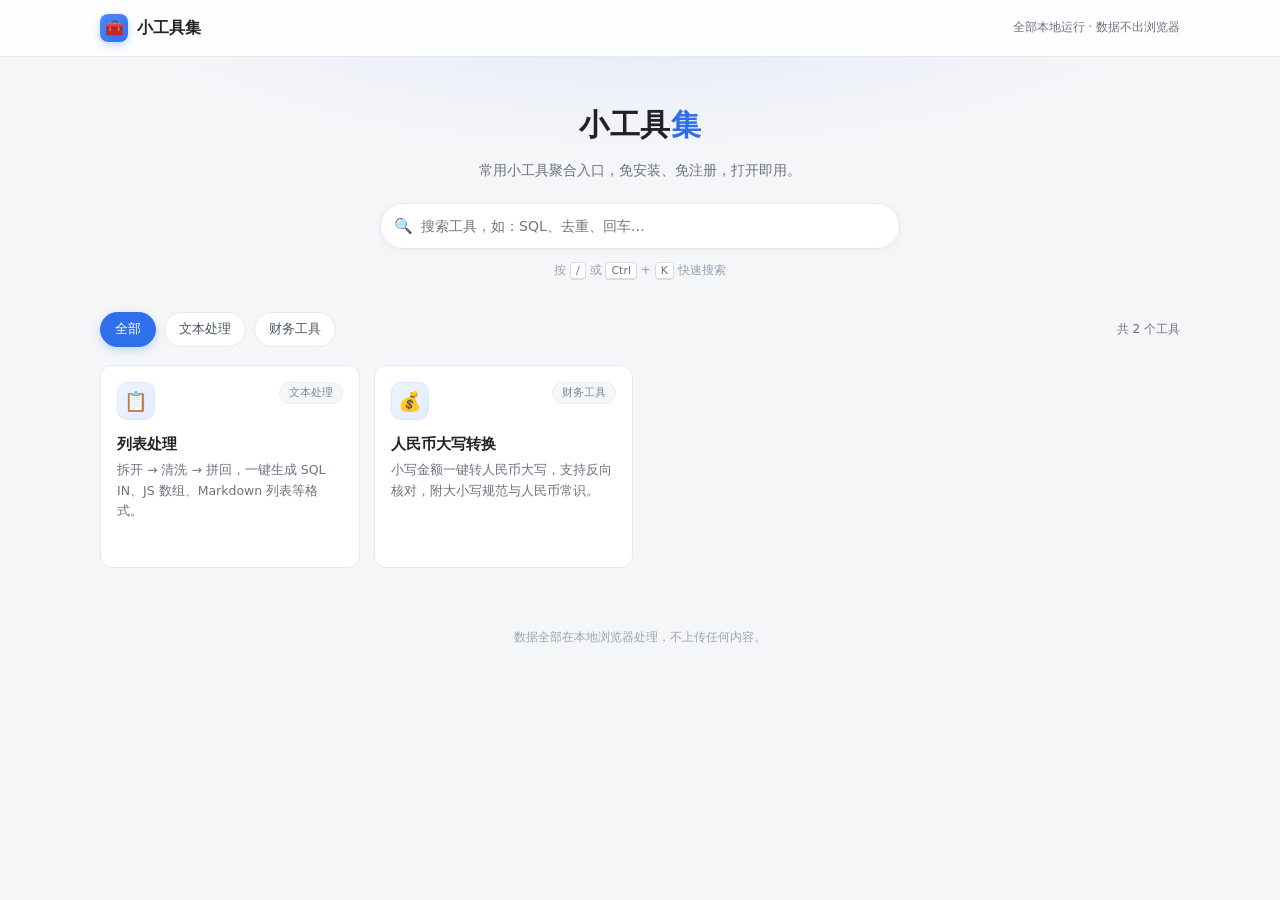
<file: index.html>
<!DOCTYPE html>
<html lang="zh-CN">

<head>
    <meta charset="utf-8">
    <meta name="viewport" content="width=device-width, initial-scale=1">
    <meta name="theme-color" content="#2f6feb">
    <meta name="description" content="本地运行的小工具集合，免安装、免注册，数据不离开浏览器。">
    <title>小工具集 · 本地工具导航</title>
    <style>
        :root {
            --bg: #f5f6f8;
            --card: #ffffff;
            --line: #e4e8ef;
            --text: #1f2328;
            --muted: #6b7280;
            --primary: #2f6feb;
            --primary-soft: #eaf1fe;
            --radius: 12px;
        }

        * {
            box-sizing: border-box;
        }

        html {
            -webkit-text-size-adjust: 100%;
        }

        body {
            margin: 0;
            background: var(--bg);
            color: var(--text);
            font-family: "Microsoft YaHei", "PingFang SC", system-ui, -apple-system, sans-serif;
            font-size: 14px;
            line-height: 1.6;
        }

        a {
            color: inherit;
            text-decoration: none;
        }

        /* 顶栏 */
        .topbar {
            position: sticky;
            top: 0;
            z-index: 20;
            background: rgba(255, 255, 255, .86);
            backdrop-filter: saturate(180%) blur(10px);
            border-bottom: 1px solid var(--line);
        }

        .topbar-inner {
            max-width: 1120px;
            margin: 0 auto;
            padding: 0 20px;
            height: 56px;
            display: flex;
            align-items: center;
            justify-content: space-between;
            gap: 12px;
        }

        .brand {
            display: flex;
            align-items: center;
            gap: 9px;
            font-weight: 700;
            font-size: 16px;
        }

        .brand-mark {
            width: 28px;
            height: 28px;
            border-radius: 8px;
            background: linear-gradient(135deg, #4b8bff, #2f6feb);
            color: #fff;
            display: grid;
            place-items: center;
            font-size: 15px;
            box-shadow: 0 3px 8px rgba(47, 111, 235, .3);
        }

        .topbar-note {
            color: var(--muted);
            font-size: 12px;
        }

        /* 头部 */
        .hero {
            padding: 44px 20px 30px;
            text-align: center;
            background:
                radial-gradient(760px 220px at 50% -60px, rgba(47, 111, 235, .10), transparent 70%);
        }

        .hero h1 {
            margin: 0 0 10px;
            font-size: 30px;
            letter-spacing: .5px;
        }

        .hero h1 span {
            color: var(--primary);
        }

        .hero p {
            margin: 0 auto 22px;
            max-width: 560px;
            color: var(--muted);
            font-size: 14px;
        }

        .search {
            position: relative;
            max-width: 520px;
            margin: 0 auto;
        }

        .search .ico {
            position: absolute;
            left: 14px;
            top: 50%;
            transform: translateY(-50%);
            color: #9aa3b2;
            font-size: 15px;
            pointer-events: none;
        }

        .search input {
            width: 100%;
            height: 46px;
            padding: 0 42px 0 40px;
            border: 1px solid var(--line);
            border-radius: 999px;
            background: #fff;
            font: inherit;
            font-size: 14px;
            color: var(--text);
            box-shadow: 0 2px 10px rgba(31, 35, 40, .04);
            transition: border-color .15s, box-shadow .15s;
        }

        .search input:focus {
            outline: none;
            border-color: var(--primary);
            box-shadow: 0 0 0 4px rgba(47, 111, 235, .12);
        }

        .search .clear {
            position: absolute;
            right: 8px;
            top: 50%;
            transform: translateY(-50%);
            width: 26px;
            height: 26px;
            border: 0;
            border-radius: 50%;
            background: #eef1f6;
            color: #6b7280;
            cursor: pointer;
            font-size: 14px;
            line-height: 1;
            display: none;
        }

        .search .clear:hover {
            background: #e2e7ef;
            color: #333;
        }

        .search.has-value .clear {
            display: block;
        }

        .search-area {
            max-width: 520px;
            margin: 0 auto;
        }

        .search-area .tip {
            display: block;
            width: 100%;
            max-width: none;
            margin: 10px 0 0;
            font-size: 12px;
            color: #98a1b0;
            text-align: center;
            line-height: 1.9;
        }

        kbd {
            font-family: inherit;
            font-size: 11px;
            padding: 1px 5px;
            border-radius: 4px;
            border: 1px solid #d7dce5;
            border-bottom-width: 2px;
            background: #fff;
            color: #6b7280;
        }

        /* 主体 */
        .main {
            max-width: 1120px;
            margin: 0 auto;
            padding: 0 20px 60px;
        }

        .cats {
            display: flex;
            flex-wrap: wrap;
            gap: 8px;
            align-items: center;
            margin-bottom: 18px;
        }

        .cat-chip {
            font: inherit;
            font-size: 13px;
            padding: 6px 14px;
            cursor: pointer;
            border: 1px solid var(--line);
            border-radius: 999px;
            background: #fff;
            color: #4b5563;
            transition: all .15s;
        }

        .cat-chip:hover {
            border-color: #c3d4f7;
            color: var(--primary);
        }

        .cat-chip.active {
            background: var(--primary);
            border-color: var(--primary);
            color: #fff;
            box-shadow: 0 3px 10px rgba(47, 111, 235, .25);
        }

        .result-count {
            margin-left: auto;
            font-size: 12px;
            color: var(--muted);
        }

        .grid {
            display: grid;
            grid-template-columns: repeat(auto-fill, minmax(250px, 1fr));
            gap: 14px;
        }

        .card {
            display: block;
            background: var(--card);
            border: 1px solid var(--line);
            border-radius: var(--radius);
            padding: 16px 16px 14px;
            transition: transform .18s ease, box-shadow .18s ease, border-color .18s ease;
            position: relative;
        }

        .card:hover,
        .card:focus-visible {
            transform: translateY(-3px);
            border-color: #b9d0f8;
            box-shadow: 0 10px 24px rgba(31, 35, 40, .09);
            outline: none;
        }

        .card-top {
            display: flex;
            align-items: flex-start;
            justify-content: space-between;
            gap: 10px;
        }

        .card .icon {
            width: 38px;
            height: 38px;
            border-radius: 10px;
            display: grid;
            place-items: center;
            font-size: 19px;
            background: linear-gradient(135deg, #eef4ff, #e2ecff);
            border: 1px solid #dbe7fe;
        }

        .card .tag {
            font-size: 11px;
            color: #7c8899;
            background: #f4f6fa;
            border: 1px solid #e8ecf3;
            border-radius: 999px;
            padding: 1px 9px;
            white-space: nowrap;
        }

        .card h3 {
            margin: 12px 0 4px;
            font-size: 15px;
            font-weight: 700;
        }

        .card p {
            margin: 0;
            color: var(--muted);
            font-size: 12.5px;
            line-height: 1.65;
        }

        .card .go {
            margin-top: 12px;
            display: inline-flex;
            align-items: center;
            gap: 4px;
            font-size: 12px;
            color: var(--primary);
            opacity: 0;
            transform: translateX(-4px);
            transition: opacity .18s, transform .18s;
        }

        .card:hover .go,
        .card:focus-visible .go {
            opacity: 1;
            transform: translateX(0);
        }

        .empty {
            padding: 48px 20px;
            text-align: center;
            color: var(--muted);
            font-size: 13px;
            background: #fff;
            border: 1px dashed var(--line);
            border-radius: var(--radius);
        }

        .empty b {
            display: block;
            color: #4b5563;
            font-size: 14px;
            margin-bottom: 6px;
        }

        .empty button {
            margin-top: 14px;
            font: inherit;
            font-size: 13px;
            padding: 6px 16px;
            cursor: pointer;
            border: 1px solid #c5ccd6;
            border-radius: 8px;
            background: #fff;
            color: #333;
        }

        .empty button:hover {
            background: #f0f3f7;
        }

        footer {
            max-width: 1120px;
            margin: 0 auto;
            padding: 0 20px 40px;
            color: #9aa3b2;
            font-size: 12px;
            text-align: center;
        }

        @media (max-width: 640px) {
            .hero {
                padding: 30px 16px 22px;
            }

            .hero h1 {
                font-size: 24px;
            }

            .hero p {
                font-size: 13px;
            }

            .main {
                padding: 0 16px 40px;
            }

            .topbar-note {
                display: none;
            }

            .grid {
                grid-template-columns: 1fr;
            }

            .result-count {
                margin-left: 0;
                width: 100%;
            }
        }

        @media (prefers-reduced-motion: reduce) {
            * {
                transition: none !important;
            }

            .card:hover {
                transform: none;
            }
        }
    </style>
</head>

<body>

    <header class="topbar">
        <div class="topbar-inner">
            <div class="brand"><span class="brand-mark">🧰</span>小工具集</div>
            <div class="topbar-note">全部本地运行 · 数据不出浏览器</div>
        </div>
    </header>

    <section class="hero">
        <h1>小工具<span>集</span></h1>
        <p>常用小工具聚合入口，免安装、免注册，打开即用。</p>

        <div class="search-area">
            <div class="search" id="searchBox">
                <span class="ico">🔍</span>
                <input id="searchInput" type="search" autocomplete="off" placeholder="搜索工具，如：SQL、去重、回车…"
                    aria-label="搜索工具">
                <button class="clear" id="clearBtn" type="button" aria-label="清空搜索">✕</button>
            </div>
            <p class="tip">按 <kbd>/</kbd> 或 <kbd>Ctrl</kbd> + <kbd>K</kbd> 快速搜索</p>
        </div>
    </section>

    <main class="main">
        <div class="cats" id="cats">
            <span class="result-count" id="count"></span>
        </div>
        <div class="grid" id="grid"></div>
    </main>

    <footer>数据全部在本地浏览器处理，不上传任何内容。</footer>

    <script src="assets/tools.js"></script>
    <script>
        (function () {
            'use strict';

            /* ── 工具清单在 assets/tools.js 里维护（首页与工具页顶部搜索共用一份）
               name  工具名称
               desc  简短描述
               icon  图标（emoji 或单个字符）
               cat   分类，用于筛选
               tags  搜索关键词（补充说明里没有的词）
               path  相对首页的跳转路径，目录结构变了只改那里
            ─────────────────────────────────────────────────────── */
            var TOOLS = window.TOOLS || [];

            var state = { cat: '全部', q: '' };

            var gridEl = document.getElementById('grid');
            var catsEl = document.getElementById('cats');
            var countEl = document.getElementById('count');
            var searchBox = document.getElementById('searchBox');
            var searchInput = document.getElementById('searchInput');

            function categories() {
                var out = ['全部'];
                TOOLS.forEach(function (t) {
                    if (out.indexOf(t.cat) === -1) out.push(t.cat);
                });
                return out;
            }

            function renderCats() {
                catsEl.querySelectorAll('.cat-chip').forEach(function (n) { n.remove(); });
                categories().forEach(function (cat, i) {
                    var btn = document.createElement('button');
                    btn.type = 'button';
                    btn.className = 'cat-chip' + (state.cat === cat ? ' active' : '');
                    btn.textContent = cat;
                    btn.addEventListener('click', function () {
                        state.cat = cat;
                        render();
                    });
                    var anchor = countEl || null;
                    catsEl.insertBefore(btn, anchor);
                });
            }

            function matches(tool) {
                if (state.cat !== '全部' && tool.cat !== state.cat) return false;
                if (!state.q) return true;
                var hay = (tool.name + ' ' + tool.desc + ' ' + tool.cat + ' ' + (tool.tags || '')).toLowerCase();
                return state.q.toLowerCase().split(/\s+/).every(function (kw) {
                    return !kw || hay.indexOf(kw) !== -1;
                });
            }

            function renderGrid(list) {
                gridEl.textContent = '';
                if (!list.length) {
                    var empty = document.createElement('div');
                    empty.className = 'empty';
                    var title = document.createElement('b');
                    title.textContent = '没有找到匹配的工具';
                    empty.appendChild(title);
                    empty.appendChild(document.createTextNode('换个关键词，或清空筛选条件再试试。'));
                    var btn = document.createElement('button');
                    btn.type = 'button';
                    btn.textContent = '清空筛选';
                    btn.addEventListener('click', resetFilters);
                    empty.appendChild(document.createElement('br'));
                    empty.appendChild(btn);
                    empty.style.gridColumn = '1 / -1';
                    gridEl.appendChild(empty);
                    return;
                }
                list.forEach(function (tool) {
                    var a = document.createElement('a');
                    a.className = 'card';
                    a.href = encodeURI(tool.path);
                    a.setAttribute('aria-label', tool.name + '：' + tool.desc);

                    var top = document.createElement('div');
                    top.className = 'card-top';
                    var icon = document.createElement('span');
                    icon.className = 'icon';
                    icon.textContent = tool.icon;
                    var tag = document.createElement('span');
                    tag.className = 'tag';
                    tag.textContent = tool.cat;
                    top.appendChild(icon);
                    top.appendChild(tag);

                    var h3 = document.createElement('h3');
                    h3.textContent = tool.name;
                    var p = document.createElement('p');
                    p.textContent = tool.desc;
                    var go = document.createElement('span');
                    go.className = 'go';
                    go.textContent = '打开 →';

                    a.appendChild(top);
                    a.appendChild(h3);
                    a.appendChild(p);
                    a.appendChild(go);
                    gridEl.appendChild(a);
                });
            }

            function render() {
                renderCats();
                var list = TOOLS.filter(matches);
                renderGrid(list);
                countEl.textContent = state.q || state.cat !== '全部'
                    ? '找到 ' + list.length + ' 个工具'
                    : '共 ' + TOOLS.length + ' 个工具';
                searchBox.classList.toggle('has-value', !!searchInput.value);
            }

            function resetFilters() {
                state.cat = '全部';
                state.q = '';
                searchInput.value = '';
                render();
                searchInput.focus();
            }

            searchInput.addEventListener('input', function () {
                state.q = searchInput.value.trim();
                render();
            });
            document.getElementById('clearBtn').addEventListener('click', function () {
                searchInput.value = '';
                state.q = '';
                render();
                searchInput.focus();
            });

            // 快捷键：/ 或 Ctrl+K 聚焦搜索
            document.addEventListener('keydown', function (e) {
                var typing = /^(input|textarea|select)$/i.test(e.target.tagName);
                if ((e.key === '/' && !typing) || ((e.ctrlKey || e.metaKey) && e.key.toLowerCase() === 'k')) {
                    e.preventDefault();
                    searchInput.focus();
                    searchInput.select();
                }
            });

            render();
        })();
    </script>
</body>

</html>
</file>
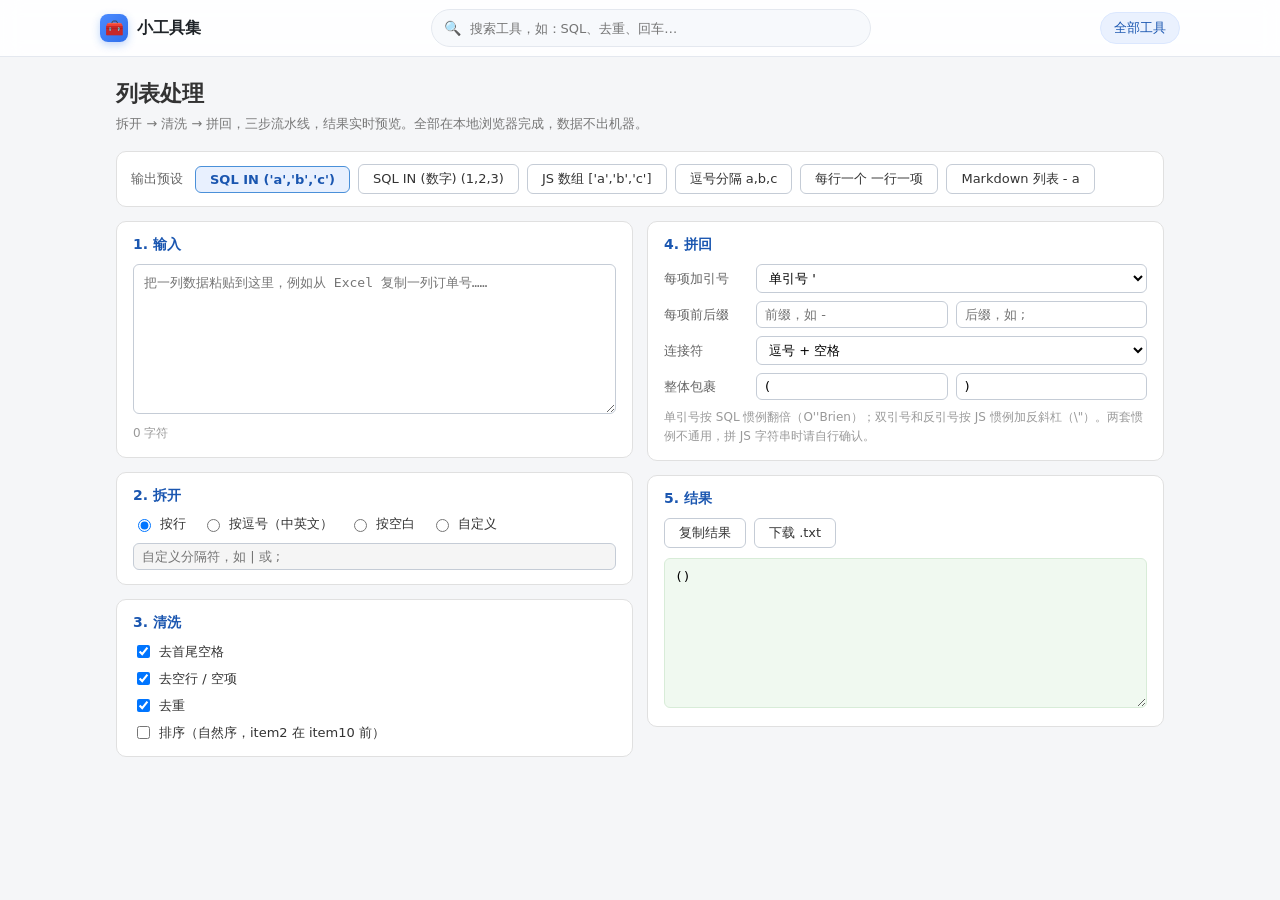
<file: list_processing.html>
<!DOCTYPE html>
<html lang="zh-CN">
<head>
<meta charset="utf-8">
<meta name="viewport" content="width=device-width, initial-scale=1">
<title>列表处理 · 拆开 / 清洗 / 拼回</title>
<link rel="stylesheet" href="assets/nav.css">
<style>
  * { box-sizing: border-box; }
  body {
    margin: 0; padding: 0 0 48px;
    font-family: "Microsoft YaHei", "PingFang SC", system-ui, sans-serif;
    background: #f5f6f8; color: #333;
  }
  .wrap { max-width: 1080px; margin: 0 auto; padding: 22px 16px 0; }
  h1 { font-size: 22px; margin: 0 0 6px; }
  .sub { margin: 0 0 18px; color: #777; font-size: 13px; }
  .presets {
    background: #fff; border: 1px solid #e0e0e0; border-radius: 10px;
    padding: 12px 14px; margin-bottom: 14px;
    display: flex; flex-wrap: wrap; gap: 8px; align-items: center;
  }
  .presets .lbl { font-size: 13px; color: #666; margin-right: 4px; }
  .grid { display: grid; grid-template-columns: 1fr 1fr; gap: 14px; align-items: start; }
  .col { display: flex; flex-direction: column; gap: 14px; }
  .card {
    background: #fff; border: 1px solid #e0e0e0; border-radius: 10px; padding: 14px 16px;
  }
  .card h2 {
    font-size: 14px; margin: 0 0 10px; color: #1a56b0;
    display: flex; align-items: center; gap: 6px;
  }
  .card h2 .count { color: #999; font-weight: normal; font-size: 12px; }
  textarea {
    width: 100%; min-height: 150px; resize: vertical; font: inherit; font-size: 13px;
    padding: 8px 10px; border: 1px solid #c5ccd6; border-radius: 6px;
    font-family: Consolas, monospace; line-height: 1.55;
  }
  textarea:focus, input:focus, select:focus { outline: 2px solid #cfe0f7; border-color: #4a90d9; }
  #output { background: #f0f9f0; border-color: #d8ecd8; }
  .hint { color: #999; font-size: 12px; margin-top: 6px; line-height: 1.6; }
  .opts { display: flex; flex-wrap: wrap; gap: 8px 16px; font-size: 13px; }
  .opts.col { flex-direction: column; gap: 8px; }
  .opts label { display: inline-flex; align-items: center; gap: 6px; cursor: pointer; }
  .field { display: flex; align-items: center; gap: 8px; margin-bottom: 8px; font-size: 13px; }
  .field > span { flex: 0 0 84px; color: #666; }
  .field input[type="text"], .field select {
    flex: 1; min-width: 0; font: inherit; font-size: 13px; padding: 5px 8px;
    border: 1px solid #c5ccd6; border-radius: 6px; background: #fff;
  }
  #customSep { width: 100%; margin-top: 10px; font: inherit; font-size: 13px; padding: 5px 8px;
    border: 1px solid #c5ccd6; border-radius: 6px; }
  #customSep:disabled { background: #f5f5f5; color: #aaa; }
  button {
    font: inherit; font-size: 13px; padding: 5px 14px; border-radius: 6px;
    border: 1px solid #c5ccd6; background: #fff; color: #333; cursor: pointer;
  }
  button:hover { background: #f0f3f7; }
  .presets button.active { background: #e8f0fe; border-color: #4a90d9; color: #1a56b0; font-weight: bold; }
  .btns { display: flex; gap: 8px; margin-bottom: 10px; }
  @media (max-width: 820px) {
    .grid { grid-template-columns: 1fr; }
  }
</style>
</head>
<body>
<div class="wrap">
  <h1>列表处理</h1>
  <p class="sub">拆开 → 清洗 → 拼回，三步流水线，结果实时预览。全部在本地浏览器完成，数据不出机器。</p>

  <div class="presets" id="presets">
    <span class="lbl">输出预设</span>
    <button data-preset="sql">SQL IN ('a','b','c')</button>
    <button data-preset="sqlnum">SQL IN (数字) (1,2,3)</button>
    <button data-preset="js">JS 数组 ['a','b','c']</button>
    <button data-preset="csv">逗号分隔 a,b,c</button>
    <button data-preset="lines">每行一个 一行一项</button>
    <button data-preset="md">Markdown 列表 - a</button>
  </div>

  <div class="grid">
    <div class="col">
      <section class="card">
        <h2>1. 输入</h2>
        <textarea id="input" placeholder="把一列数据粘贴到这里，例如从 Excel 复制一列订单号……"></textarea>
        <div class="hint" id="inputStats">0 字符</div>
      </section>

      <section class="card">
        <h2>2. 拆开</h2>
        <div class="opts">
          <label><input type="radio" name="split" value="line" checked>按行</label>
          <label><input type="radio" name="split" value="comma">按逗号（中英文）</label>
          <label><input type="radio" name="split" value="space">按空白</label>
          <label><input type="radio" name="split" value="custom">自定义</label>
        </div>
        <input type="text" id="customSep" placeholder="自定义分隔符，如 | 或 ;" disabled>
      </section>

      <section class="card">
        <h2>3. 清洗</h2>
        <div class="opts col">
          <label><input type="checkbox" id="cTrim" checked>去首尾空格</label>
          <label><input type="checkbox" id="cEmpty" checked>去空行 / 空项</label>
          <label><input type="checkbox" id="cDedupe" checked>去重</label>
          <label><input type="checkbox" id="cSort">排序（自然序，item2 在 item10 前）</label>
        </div>
      </section>
    </div>

    <div class="col">
      <section class="card">
        <h2>4. 拼回</h2>
        <div class="field">
          <span>每项加引号</span>
          <select id="quote">
            <option value="">不加引号</option>
            <option value="'">单引号 '</option>
            <option value="&quot;">双引号 "</option>
            <option value="`">反引号 `</option>
          </select>
        </div>
        <div class="field">
          <span>每项前后缀</span>
          <input type="text" id="prefix" placeholder="前缀，如 - ">
          <input type="text" id="suffix" placeholder="后缀，如 ;">
        </div>
        <div class="field">
          <span>连接符</span>
          <select id="sep">
            <option value="commaSpace">逗号 + 空格</option>
            <option value="comma">逗号</option>
            <option value="nl">换行</option>
            <option value="pipe">竖线</option>
            <option value="space">空格</option>
          </select>
        </div>
        <div class="field">
          <span>整体包裹</span>
          <input type="text" id="wrapL" placeholder="前，如 (">
          <input type="text" id="wrapR" placeholder="后，如 )">
        </div>
        <div class="hint">单引号按 SQL 惯例翻倍（O''Brien）；双引号和反引号按 JS 惯例加反斜杠（\"）。两套惯例不通用，拼 JS 字符串时请自行确认。</div>
      </section>

      <section class="card">
        <h2>5. 结果<span class="count" id="count"></span></h2>
        <div class="btns">
          <button id="copyBtn">复制结果</button>
          <button id="dlBtn">下载 .txt</button>
        </div>
        <textarea id="output" readonly placeholder="结果会实时出现在这里"></textarea>
      </section>
    </div>
  </div>
</div>

<script>
(function () {
  'use strict';

  var $ = function (id) { return document.getElementById(id); };

  var inputEl = $('input');
  var outputEl = $('output');
  var customSepEl = $('customSep');
  var countEl = $('count');
  var inputStatsEl = $('inputStats');

  var SEPS = { commaSpace: ', ', comma: ',', nl: '\n', pipe: ' | ', space: ' ' };

  // 预设只改「拼回」的格式，不碰拆开与清洗
  var PRESETS = {
    sql:    { quote: "'",  prefix: '',  suffix: '', sep: 'commaSpace', wrapL: '(', wrapR: ')' },
    sqlnum: { quote: '',   prefix: '',  suffix: '', sep: 'commaSpace', wrapL: '(', wrapR: ')' },
    js:     { quote: '"',  prefix: '',  suffix: '', sep: 'commaSpace', wrapL: '[', wrapR: ']' },
    csv:    { quote: '',   prefix: '',  suffix: '', sep: 'commaSpace', wrapL: '',  wrapR: ''  },
    lines:  { quote: '',   prefix: '',  suffix: '', sep: 'nl',         wrapL: '',  wrapR: ''  },
    md:     { quote: '',   prefix: '- ', suffix: '', sep: 'nl',        wrapL: '',  wrapR: ''  }
  };

  var collator = new Intl.Collator('zh-Hans-CN', { numeric: true, sensitivity: 'variant' });

  function readState() {
    return {
      split: document.querySelector('input[name="split"]:checked').value,
      custom: customSepEl.value,
      trim: $('cTrim').checked,
      empty: $('cEmpty').checked,
      dedupe: $('cDedupe').checked,
      sort: $('cSort').checked,
      quote: $('quote').value,
      prefix: $('prefix').value,
      suffix: $('suffix').value,
      sep: SEPS[$('sep').value],
      wrapL: $('wrapL').value,
      wrapR: $('wrapR').value
    };
  }

  function splitText(text, st) {
    if (!text) return [];
    if (st.split === 'line') return text.split(/\r\n|\r|\n/);
    if (st.split === 'comma') return text.split(/[,，]/);
    if (st.split === 'space') return text.split(/\s+/);
    if (st.split === 'custom') return st.custom ? text.split(st.custom) : [text];
    return [text];
  }

  function cleanItems(items, st) {
    var out = items;
    if (st.trim) out = out.map(function (s) { return s.trim(); });
    if (st.empty) out = out.filter(function (s) { return s.length > 0; });
    if (st.dedupe) {
      var seen = new Set();
      out = out.filter(function (s) {
        if (seen.has(s)) return false;
        seen.add(s);
        return true;
      });
    }
    if (st.sort) out = out.slice().sort(function (a, b) { return collator.compare(a, b); });
    return out;
  }

  function quoteItem(s, q) {
    if (q === "'") return "'" + s.replace(/'/g, "''") + "'";
    if (q === '"') return '"' + s.replace(/"/g, '\\"') + '"';
    if (q === '`') return '`' + s.replace(/`/g, '\\`') + '`';
    return s;
  }

  function joinItems(items, st) {
    var parts = items.map(function (it) {
      return st.prefix + quoteItem(it, st.quote) + st.suffix;
    });
    return st.wrapL + parts.join(st.sep) + st.wrapR;
  }

  function update() {
    var st = readState();
    var items = cleanItems(splitText(inputEl.value, st), st);
    outputEl.value = joinItems(items, st);
    countEl.textContent = items.length ? '（共 ' + items.length + ' 项）' : '';
    inputStatsEl.textContent = inputEl.value.length + ' 字符';
  }

  function clearPresetActive() {
    Array.prototype.slice.call(document.querySelectorAll('#presets button'))
      .forEach(function (b) { b.classList.remove('active'); });
  }

  function applyPreset(name) {
    var p = PRESETS[name];
    if (!p) return;
    $('quote').value = p.quote;
    $('prefix').value = p.prefix;
    $('suffix').value = p.suffix;
    $('sep').value = p.sep;
    $('wrapL').value = p.wrapL;
    $('wrapR').value = p.wrapR;
    clearPresetActive();
    document.querySelector('#presets button[data-preset="' + name + '"]').classList.add('active');
  }

  Array.prototype.slice.call(document.querySelectorAll('#presets button'))
    .forEach(function (btn) {
      btn.addEventListener('click', function () {
        applyPreset(btn.getAttribute('data-preset'));
        update();
      });
    });

  // 手动改「拼回」参数时取消预设高亮，并立即刷新结果
  ['quote', 'prefix', 'suffix', 'sep', 'wrapL', 'wrapR'].forEach(function (id) {
    var el = $(id);
    el.addEventListener('input', function () { clearPresetActive(); update(); });
    el.addEventListener('change', function () { clearPresetActive(); update(); });
  });

  // 拆开方式切换：自定义分隔符输入框可编辑
  Array.prototype.slice.call(document.querySelectorAll('input[name="split"]'))
    .forEach(function (r) {
      r.addEventListener('change', function () {
        if (!r.checked) return;
        customSepEl.disabled = r.value !== 'custom';
        if (r.value === 'custom') customSepEl.focus();
        update();
      });
    });

  inputEl.addEventListener('input', update);
  customSepEl.addEventListener('input', update);
  ['cTrim', 'cEmpty', 'cDedupe', 'cSort'].forEach(function (id) {
    $(id).addEventListener('change', update);
  });

  $('copyBtn').addEventListener('click', function () {
    var btn = this;
    var text = outputEl.value;
    var done = function () {
      btn.textContent = '已复制';
      setTimeout(function () { btn.textContent = '复制结果'; }, 1200);
    };
    var legacy = function () {
      outputEl.select();
      try { if (document.execCommand('copy')) done(); } catch (e) { /* 忽略 */ }
      window.getSelection().removeAllRanges();
    };
    if (navigator.clipboard && navigator.clipboard.writeText) {
      navigator.clipboard.writeText(text).then(done, legacy);
    } else {
      legacy();
    }
  });

  $('dlBtn').addEventListener('click', function () {
    var blob = new Blob([outputEl.value], { type: 'text/plain;charset=utf-8' });
    var url = URL.createObjectURL(blob);
    var a = document.createElement('a');
    a.href = url;
    a.download = '列表结果.txt';
    document.body.appendChild(a);
    a.click();
    setTimeout(function () { URL.revokeObjectURL(url); a.remove(); }, 0);
  });

  applyPreset('sql');
  update();
})();
</script>

<!-- 全局顶栏：品牌 + 搜索 + 全部工具，滚动时常驻 -->
<script src="assets/tools.js" defer></script>
<script src="assets/nav.js" defer></script>
</body>
</html>
</file>
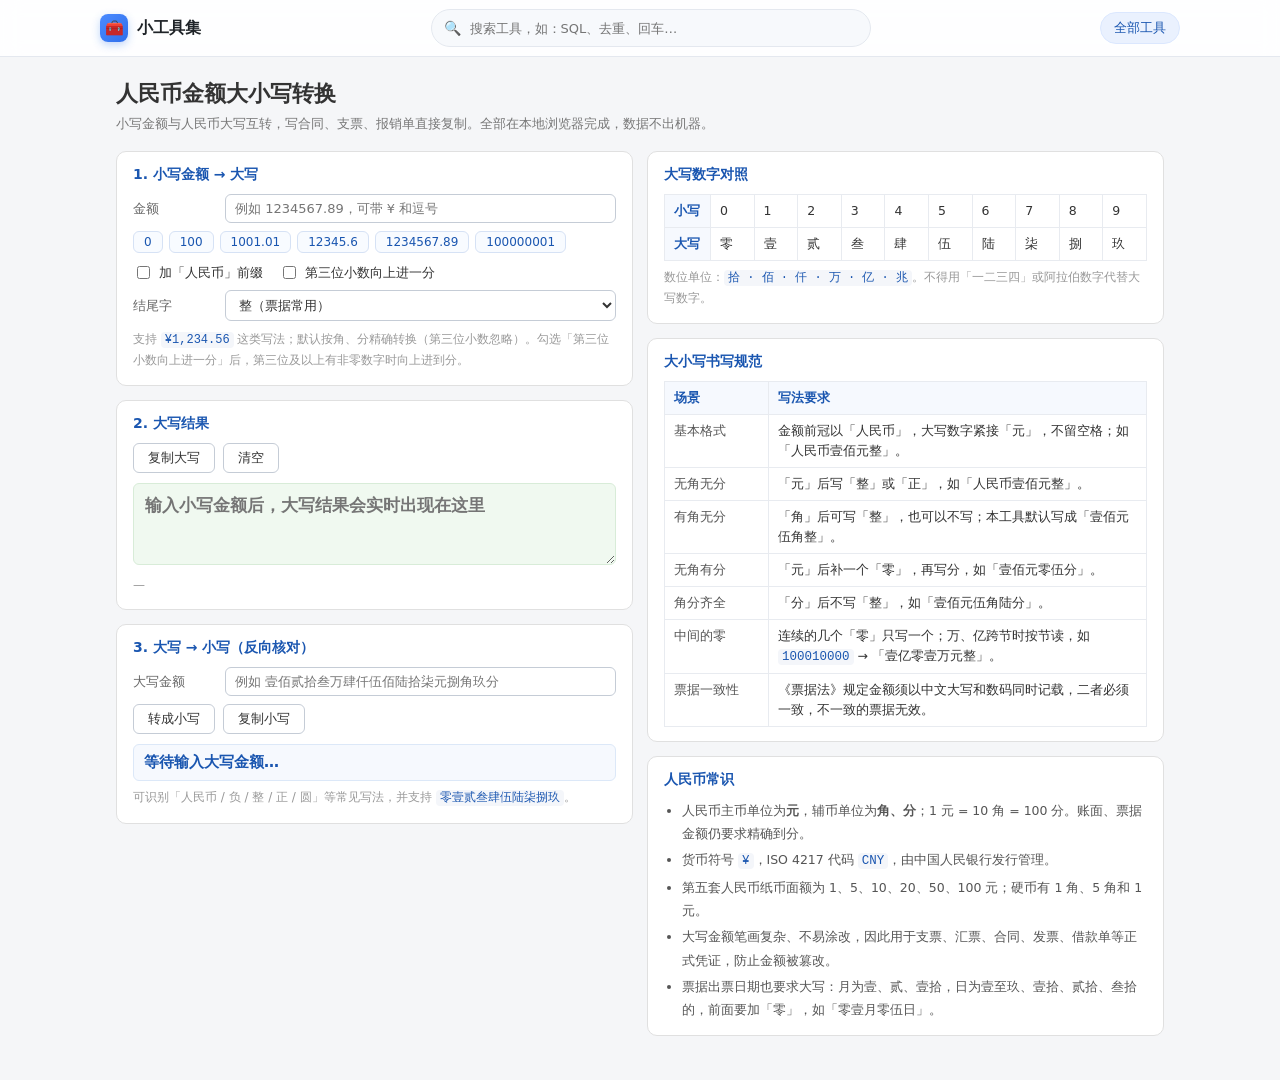
<file: rmb_uppercase.html>
<!DOCTYPE html>
<html lang="zh-CN">
<head>
<meta charset="utf-8">
<meta name="viewport" content="width=device-width, initial-scale=1">
<title>人民币金额大小写转换</title>
<link rel="stylesheet" href="assets/nav.css">
<style>
  * { box-sizing: border-box; }
  body {
    margin: 0; padding: 0 0 48px;
    font-family: "Microsoft YaHei", "PingFang SC", system-ui, sans-serif;
    background: #f5f6f8; color: #333;
  }
  .wrap { max-width: 1080px; margin: 0 auto; padding: 22px 16px 0; }
  h1 { font-size: 22px; margin: 0 0 6px; }
  .sub { margin: 0 0 18px; color: #777; font-size: 13px; }
  .grid { display: grid; grid-template-columns: 1fr 1fr; gap: 14px; align-items: start; }
  .col { display: flex; flex-direction: column; gap: 14px; }
  .card {
    background: #fff; border: 1px solid #e0e0e0; border-radius: 10px; padding: 14px 16px;
  }
  .card h2 {
    font-size: 14px; margin: 0 0 10px; color: #1a56b0;
    display: flex; align-items: center; gap: 6px;
  }
  .card h2 .count { color: #999; font-weight: normal; font-size: 12px; }
  .field { display: flex; align-items: center; gap: 8px; margin-bottom: 8px; font-size: 13px; }
  .field > span { flex: 0 0 84px; color: #666; }
  .field input[type="text"], .field select {
    flex: 1; min-width: 0; font: inherit; font-size: 13px; padding: 6px 9px;
    border: 1px solid #c5ccd6; border-radius: 6px; background: #fff; color: #333;
  }
  textarea {
    width: 100%; min-height: 72px; resize: vertical; font: inherit; font-size: 13px;
    padding: 9px 11px; border: 1px solid #c5ccd6; border-radius: 6px;
    font-family: Consolas, "Microsoft YaHei", monospace; line-height: 1.55;
  }
  textarea:focus, input:focus, select:focus { outline: 2px solid #cfe0f7; border-color: #4a90d9; }
  #upperOut {
    background: #f0f9f0; border-color: #d8ecd8;
    font-size: 17px; font-weight: bold; color: #1d6b32; min-height: 82px;
    font-family: "Microsoft YaHei", "PingFang SC", sans-serif;
  }
  button {
    font: inherit; font-size: 13px; padding: 5px 14px; border-radius: 6px;
    border: 1px solid #c5ccd6; background: #fff; color: #333; cursor: pointer;
  }
  button:hover { background: #f0f3f7; }
  .btns { display: flex; gap: 8px; flex-wrap: wrap; margin-bottom: 10px; }
  .quick { display: flex; flex-wrap: wrap; gap: 6px; margin: 8px 0 10px; }
  .quick button { font-size: 12px; padding: 3px 10px; color: #1a56b0; border-color: #d6e2f5; background: #f8fbff; }
  .quick button:hover { background: #eaf1fe; }
  .opts { display: flex; flex-wrap: wrap; gap: 8px 16px; font-size: 13px; margin-bottom: 8px; }
  .opts label { display: inline-flex; align-items: center; gap: 6px; cursor: pointer; }
  .hint { color: #999; font-size: 12px; margin-top: 6px; line-height: 1.7; }
  .lower-result {
    min-height: 34px; padding: 8px 10px; border-radius: 6px; background: #f6f9fe;
    border: 1px solid #dce8f8; font-size: 15px; font-weight: bold; color: #1a56b0;
    word-break: break-all;
  }
  .lower-result.err { color: #b42318; background: #fff5f4; border-color: #ffd6d0; font-weight: normal; font-size: 13px; }
  table { border-collapse: collapse; width: 100%; font-size: 12.5px; line-height: 1.6; }
  th, td { border: 1px solid #e8ebf0; padding: 6px 9px; text-align: left; vertical-align: top; }
  th { background: #f6f9fe; color: #1a56b0; font-weight: 600; white-space: nowrap; }
  td.k { white-space: nowrap; color: #555; }
  ul { margin: 0; padding-left: 18px; font-size: 12.5px; line-height: 1.85; color: #555; }
  ul li + li { margin-top: 3px; }
  code { font-family: Consolas, monospace; background: #f4f6fa; padding: 1px 4px; border-radius: 4px; color: #1a56b0; }
  @media (max-width: 820px) {
    .grid { grid-template-columns: 1fr; }
  }
</style>
</head>
<body>
<div class="wrap">
  <h1>人民币金额大小写转换</h1>
  <p class="sub">小写金额与人民币大写互转，写合同、支票、报销单直接复制。全部在本地浏览器完成，数据不出机器。</p>

  <div class="grid">
    <div class="col">
      <section class="card">
        <h2>1. 小写金额 → 大写</h2>
        <div class="field">
          <span>金额</span>
          <input type="text" id="amount" placeholder="例如 1234567.89，可带 ¥ 和逗号" autocomplete="off">
        </div>
        <div class="quick" id="quick">
          <button type="button" data-v="0">0</button>
          <button type="button" data-v="100">100</button>
          <button type="button" data-v="1001.01">1001.01</button>
          <button type="button" data-v="12345.6">12345.6</button>
          <button type="button" data-v="1234567.89">1234567.89</button>
          <button type="button" data-v="100000001">100000001</button>
        </div>
        <div class="opts">
          <label><input type="checkbox" id="addPrefix">加「人民币」前缀</label>
          <label><input type="checkbox" id="ceilMode">第三位小数向上进一分</label>
        </div>
        <div class="field">
          <span>结尾字</span>
          <select id="tailWord">
            <option value="整">整（票据常用）</option>
            <option value="正">正（可替代）</option>
            <option value="">不加（有角无分时）</option>
          </select>
        </div>
        <div class="hint">支持 <code>¥1,234.56</code> 这类写法；默认按角、分精确转换（第三位小数忽略）。勾选「第三位小数向上进一分」后，第三位及以上有非零数字时向上进到分。</div>
      </section>

      <section class="card">
        <h2>2. 大写结果<span class="count" id="upperInfo"></span></h2>
        <div class="btns">
          <button id="copyUpper" type="button">复制大写</button>
          <button id="clearAmount" type="button">清空</button>
        </div>
        <textarea id="upperOut" readonly placeholder="输入小写金额后，大写结果会实时出现在这里"></textarea>
        <div class="hint" id="amountEcho">—</div>
      </section>

      <section class="card">
        <h2>3. 大写 → 小写（反向核对）</h2>
        <div class="field">
          <span>大写金额</span>
          <input type="text" id="upperInput" placeholder="例如 壹佰贰拾叁万肆仟伍佰陆拾柒元捌角玖分" autocomplete="off">
        </div>
        <div class="btns">
          <button id="toLowerBtn" type="button">转成小写</button>
          <button id="copyLower" type="button">复制小写</button>
        </div>
        <div class="lower-result" id="lowerOut">等待输入大写金额…</div>
        <div class="hint">可识别「人民币 / 负 / 整 / 正 / 圆」等常见写法，并支持 <code>零壹贰叁肆伍陆柒捌玖</code>。</div>
      </section>
    </div>

    <div class="col">
      <section class="card">
        <h2>大写数字对照</h2>
        <table>
          <tr><th style="width:46px">小写</th><td>0</td><td>1</td><td>2</td><td>3</td><td>4</td><td>5</td><td>6</td><td>7</td><td>8</td><td>9</td></tr>
          <tr><th>大写</th><td>零</td><td>壹</td><td>贰</td><td>叁</td><td>肆</td><td>伍</td><td>陆</td><td>柒</td><td>捌</td><td>玖</td></tr>
        </table>
        <div class="hint">数位单位：<code>拾 · 佰 · 仟 · 万 · 亿 · 兆</code>。不得用「一二三四」或阿拉伯数字代替大写数字。</div>
      </section>

      <section class="card">
        <h2>大小写书写规范</h2>
        <table>
          <tr><th style="width:104px">场景</th><th>写法要求</th></tr>
          <tr><td class="k">基本格式</td><td>金额前冠以「人民币」，大写数字紧接「元」，不留空格；如「人民币壹佰元整」。</td></tr>
          <tr><td class="k">无角无分</td><td>「元」后写「整」或「正」，如「人民币壹佰元整」。</td></tr>
          <tr><td class="k">有角无分</td><td>「角」后可写「整」，也可以不写；本工具默认写成「壹佰元伍角整」。</td></tr>
          <tr><td class="k">无角有分</td><td>「元」后补一个「零」，再写分，如「壹佰元零伍分」。</td></tr>
          <tr><td class="k">角分齐全</td><td>「分」后不写「整」，如「壹佰元伍角陆分」。</td></tr>
          <tr><td class="k">中间的零</td><td>连续的几个「零」只写一个；万、亿跨节时按节读，如 <code>100010000</code> → 「壹亿零壹万元整」。</td></tr>
          <tr><td class="k">票据一致性</td><td>《票据法》规定金额须以中文大写和数码同时记载，二者必须一致，不一致的票据无效。</td></tr>
        </table>
      </section>

      <section class="card">
        <h2>人民币常识</h2>
        <ul>
          <li>人民币主币单位为<strong>元</strong>，辅币单位为<strong>角、分</strong>；1 元 = 10 角 = 100 分。账面、票据金额仍要求精确到分。</li>
          <li>货币符号 <code>¥</code>，ISO 4217 代码 <code>CNY</code>，由中国人民银行发行管理。</li>
          <li>第五套人民币纸币面额为 1、5、10、20、50、100 元；硬币有 1 角、5 角和 1 元。</li>
          <li>大写金额笔画复杂、不易涂改，因此用于支票、汇票、合同、发票、借款单等正式凭证，防止金额被篡改。</li>
          <li>票据出票日期也要求大写：月为壹、贰、壹拾，日为壹至玖、壹拾、贰拾、叁拾的，前面要加「零」，如「零壹月零伍日」。</li>
        </ul>
      </section>
    </div>
  </div>
</div>

<script>
(function () {
  'use strict';

  var $ = function (id) { return document.getElementById(id); };
  var DIGITS = '零壹贰叁肆伍陆柒捌玖';
  var SMALL_UNITS = ['', '拾', '佰', '仟'];
  var BIG_UNITS = ['', '万', '亿', '兆', '京'];
  var UP_DIGIT = {
    '零': 0, '〇': 0, '○': 0, '壹': 1, '贰': 2, '叁': 3, '肆': 4,
    '伍': 5, '陆': 6, '柒': 7, '捌': 8, '玖': 9,
    '一': 1, '二': 2, '三': 3, '四': 4, '五': 5, '六': 6, '七': 7, '八': 8, '九': 9
  };

  function addOne(str) {
    var a = str.split(''), carry = 1;
    for (var i = a.length - 1; i >= 0 && carry; i--) {
      var d = Number(a[i]);
      if (d === 9) { a[i] = '0'; } else { a[i] = String(d + 1); carry = 0; }
    }
    return (carry ? '1' : '') + a.join('');
  }

  // 解析小写金额；第三位小数非零时按向上取整进到分，全程用字符串避免浮点误差
  function parseAmount(raw, ceilMode) {
    var s = String(raw || '').replace(/[¥￥,\s]/g, '').trim();
    if (!s) return null;
    var neg = false;
    if (s.charAt(0) === '-' || s.charAt(0) === '−') { neg = true; s = s.slice(1); }
    if (!/^\d+(\.\d+)?$/.test(s)) return null;

    var parts = s.split('.');
    var intStr = parts[0].replace(/^0+(?=\d)/, '');
    var dec = parts[1] || '';
    var jiao = dec.length > 0 ? Number(dec.charAt(0)) : 0;
    var fen = dec.length > 1 ? Number(dec.charAt(1)) : 0;

    if (ceilMode && /[1-9]/.test(dec.slice(2))) {
      fen += 1;
      if (fen > 9) {
        fen = 0; jiao += 1;
        if (jiao > 9) { jiao = 0; intStr = addOne(intStr); }
      }
    }
    return { neg: neg, intStr: intStr, jiao: jiao, fen: fen };
  }

  // 四位一节：0000 ~ 9999 → 中文
  function sectionCN(sec) {
    var out = '', zero = false;
    for (var i = 0; i < sec.length; i++) {
      var d = Number(sec.charAt(i));
      var u = sec.length - 1 - i;
      if (d === 0) {
        if (out) zero = true;
      } else {
        if (zero) { out += '零'; zero = false; }
        out += DIGITS.charAt(d) + SMALL_UNITS[u];
      }
    }
    return out;
  }

  // 整数部分 → 中文（处理连续零、万/亿跨节）
  function integerCN(intStr) {
    intStr = intStr.replace(/^0+(?=\d)/, '');
    if (!intStr || intStr === '0') return '';
    var secs = [];
    while (intStr.length) { secs.unshift(intStr.slice(-4)); intStr = intStr.slice(0, -4); }

    var out = '';
    for (var i = 0; i < secs.length; i++) {
      var cn = sectionCN(secs[i]);
      var unit = BIG_UNITS[secs.length - 1 - i] || '';
      if (cn) {
        if (out && Number(secs[i]) < 1000 && out.slice(-1) !== '零') out += '零';
        out += cn + unit;
      } else if (out && out.slice(-1) !== '零') {
        out += '零';
      }
    }
    return out.replace(/零+$/, '');
  }

  function toUpper(raw, prefix, tail, ceilMode) {
    var p = parseAmount(raw, ceilMode);
    if (!p) return null;

    var n = integerCN(p.intStr) || '零';
    var out = (prefix ? '人民币' : '') + (p.neg ? '负' : '') + n + '元';

    if (p.jiao === 0 && p.fen === 0) {
      out += tail || '';
    } else {
      out += p.jiao > 0 ? DIGITS.charAt(p.jiao) + '角' : '零';
      out += p.fen > 0 ? DIGITS.charAt(p.fen) + '分' : (tail || '');
    }
    return {
      text: out,
      echo: (p.neg ? '-' : '') + p.intStr + '.' + String(p.jiao) + String(p.fen) + ' 元'
    };
  }

  // 大写 → 小写：逐字扫，拾佰仟进节，万亿入账，元角分收尾
  function toLower(raw) {
    var neg = /负/.test(String(raw || ''));
    var s = String(raw || '').replace(/[\s,，]/g, '').replace(/人民币|负|整|正/g, '');
    if (!s) return null;

    var total = 0, section = 0, num = 0, jiao = 0, fen = 0, seen = false;
    for (var i = 0; i < s.length; i++) {
      var ch = s.charAt(i);
      if (Object.prototype.hasOwnProperty.call(UP_DIGIT, ch)) {
        num = UP_DIGIT[ch]; seen = true; continue;
      }
      if (ch === '拾' || ch === '佰' || ch === '仟') {
        var uv = ch === '拾' ? 10 : (ch === '佰' ? 100 : 1000);
        section += (num || 1) * uv;   // 如「拾元」按壹拾处理
        num = 0; seen = true; continue;
      }
      if (ch === '万' || ch === '亿' || ch === '兆') {
        section += num; num = 0;
        total += section * (ch === '万' ? 1e4 : (ch === '亿' ? 1e8 : 1e12));
        section = 0; seen = true; continue;
      }
      if (ch === '元' || ch === '圆') {
        section += num; total += section; section = 0; num = 0; seen = true; continue;
      }
      if (ch === '角') { jiao = num; num = 0; seen = true; continue; }
      if (ch === '分') { fen = num; num = 0; seen = true; continue; }
      return null;   // 出现无法识别的字符
    }
    if (!seen) return null;
    section += num;
    total += section;
    var cents = Math.round(total * 100) + jiao * 10 + fen;
    return (neg ? '-' : '') + (cents / 100).toFixed(2) + ' 元';
  }

  var amountEl = $('amount');
  var upperOut = $('upperOut');
  var upperInfo = $('upperInfo');
  var echoEl = $('amountEcho');
  var lowerOut = $('lowerOut');
  var lastLower = '';

  function update() {
    var res = toUpper(
      amountEl.value,
      $('addPrefix').checked,
      $('tailWord').value,
      $('ceilMode').checked
    );
    if (!res) {
      upperOut.value = '';
      upperInfo.textContent = '';
      echoEl.textContent = amountEl.value ? '无法识别，请输入数字金额（可带 ¥ 和逗号）' : '—';
      return;
    }
    upperOut.value = res.text;
    upperInfo.textContent = amountEl.value ? '（已生成）' : '';
    echoEl.textContent = '对应小写：' + res.echo;
  }

  function copyText(text, btn, label) {
    if (!text) return;
    var old = btn.textContent;
    var done = function () {
      btn.textContent = '已复制';
      setTimeout(function () { btn.textContent = old; }, 1200);
    };
    var legacy = function () {
      var ta = document.createElement('textarea');
      ta.value = text;
      ta.style.position = 'fixed';
      ta.style.opacity = '0';
      document.body.appendChild(ta);
      ta.select();
      try { if (document.execCommand('copy')) done(); } catch (e) { /* 忽略 */ }
      ta.remove();
    };
    if (navigator.clipboard && navigator.clipboard.writeText) {
      navigator.clipboard.writeText(text).then(done, legacy);
    } else {
      legacy();
    }
  }

  amountEl.addEventListener('input', update);
  ['addPrefix', 'ceilMode', 'tailWord'].forEach(function (id) {
    $(id).addEventListener('change', update);
  });

  Array.prototype.slice.call(document.querySelectorAll('#quick button')).forEach(function (b) {
    b.addEventListener('click', function () {
      amountEl.value = b.getAttribute('data-v');
      update();
      amountEl.focus();
    });
  });

  $('clearAmount').addEventListener('click', function () {
    amountEl.value = '';
    update();
    amountEl.focus();
  });

  $('copyUpper').addEventListener('click', function () {
    copyText(upperOut.value, this, '复制大写');
  });

  $('toLowerBtn').addEventListener('click', function () {
    var res = toLower($('upperInput').value);
    if (res === null) {
      lastLower = '';
      lowerOut.className = 'lower-result err';
      lowerOut.textContent = '无法识别，请检查大写金额写法';
      return;
    }
    lastLower = res;
    lowerOut.className = 'lower-result';
    lowerOut.textContent = res;
  });

  $('upperInput').addEventListener('keydown', function (e) {
    if (e.key === 'Enter') $('toLowerBtn').click();
  });

  $('copyLower').addEventListener('click', function () {
    copyText(lastLower, this, '复制小写');
  });

  update();
})();
</script>

<!-- 全局顶栏：品牌 + 搜索 + 全部工具，滚动时常驻 -->
<script src="assets/tools.js" defer></script>
<script src="assets/nav.js" defer></script>
</body>
</html>
</file>
<file: assets/nav.css>
/* ────────────────────────────────────────────────────────────
   全局顶栏（品牌 + 搜索 + 全部工具）
   由 assets/nav.js 注入到工具页顶部，样式与首页顶栏保持一致。
   改这里的配色时，请同步 index.html 中 .topbar / .search 的对应值。
   ──────────────────────────────────────────────────────────── */
.gnav-topbar {
  position: sticky; top: 0; z-index: 50;
  background: rgba(255, 255, 255, .9);
  -webkit-backdrop-filter: saturate(180%) blur(10px);
  backdrop-filter: saturate(180%) blur(10px);
  border-bottom: 1px solid #e4e8ef;
}
.gnav-inner {
  max-width: 1120px; margin: 0 auto; padding: 0 20px; height: 56px;
  display: flex; align-items: center; gap: 14px;
}
.gnav-brand {
  display: flex; align-items: center; gap: 9px; white-space: nowrap;
  font-size: 16px; font-weight: 700; color: #1f2328; text-decoration: none;
}
.gnav-brand:hover { color: #2f6feb; }
.gnav-mark {
  width: 28px; height: 28px; border-radius: 8px; flex: 0 0 auto;
  background: linear-gradient(135deg, #4b8bff, #2f6feb);
  color: #fff; display: grid; place-items: center; font-size: 15px;
  box-shadow: 0 3px 8px rgba(47, 111, 235, .3);
}

/* 搜索框 */
.gnav-search { position: relative; flex: 1 1 auto; max-width: 440px; margin: 0 auto; }
.gnav-search .gnav-ico {
  position: absolute; left: 13px; top: 50%; transform: translateY(-50%);
  font-size: 14px; color: #9aa3b2; pointer-events: none;
}
.gnav-search input[type="search"] {
  width: 100%; height: 38px; margin: 0; padding: 0 36px 0 38px;
  border: 1px solid #e4e8ef; border-radius: 999px; background: #f7f9fc;
  font: inherit; font-size: 13px; color: #1f2328; -webkit-appearance: none;
  transition: background .15s, border-color .15s, box-shadow .15s;
}
.gnav-search input[type="search"]::-webkit-search-cancel-button { display: none; }
.gnav-search input[type="search"]:focus {
  outline: none; background: #fff; border-color: #2f6feb;
  box-shadow: 0 0 0 4px rgba(47, 111, 235, .12);
}
.gnav-search .gnav-clear {
  position: absolute; right: 6px; top: 50%; transform: translateY(-50%);
  width: 24px; height: 24px; min-width: 0; margin: 0; padding: 0;
  border: 0; border-radius: 50%; background: #eef1f6; color: #6b7280;
  font: inherit; font-size: 12px; line-height: 1; cursor: pointer;
  display: none;
}
.gnav-search .gnav-clear:hover { background: #e2e7ef; color: #333; }
.gnav-search.has-value .gnav-clear { display: block; }

.gnav-all {
  flex: 0 0 auto; font-size: 13px; text-decoration: none; white-space: nowrap;
  color: #1a56b0; padding: 6px 13px; border: 1px solid #dbe7fe;
  border-radius: 999px; background: #eaf1fe;
  transition: background .15s, border-color .15s;
}
.gnav-all:hover { background: #ddeaff; border-color: #c3d4f7; }

/* 搜索结果下拉 */
.gnav-results {
  position: absolute; left: 0; right: 0; top: calc(100% + 8px); z-index: 60;
  background: #fff; border: 1px solid #e4e8ef; border-radius: 12px;
  box-shadow: 0 14px 30px rgba(31, 35, 40, .14);
  padding: 6px; max-height: min(60vh, 340px); overflow: auto;
  display: none;
}
.gnav-results.open { display: block; }
.gnav-item {
  display: flex; align-items: center; gap: 10px; padding: 9px 10px;
  border-radius: 8px; text-decoration: none; color: #1f2328; cursor: pointer;
}
.gnav-item .gnav-ni {
  width: 30px; height: 30px; flex: 0 0 auto; border-radius: 8px;
  display: grid; place-items: center; font-size: 15px;
  background: linear-gradient(135deg, #eef4ff, #e2ecff);
  border: 1px solid #dbe7fe;
}
.gnav-item .gnav-tx { min-width: 0; flex: 1 1 auto; display: flex; flex-direction: column; }
.gnav-item .gnav-nt {
  display: block; font-size: 13px; font-weight: 600; line-height: 1.4;
  overflow: hidden; text-overflow: ellipsis; white-space: nowrap;
}
.gnav-item .gnav-nd {
  display: block; font-size: 11.5px; color: #6b7280; line-height: 1.4;
  overflow: hidden; text-overflow: ellipsis; white-space: nowrap;
}
.gnav-item .gnav-nc {
  margin-left: auto; flex: 0 0 auto; font-size: 11px; color: #7c8899;
  background: #f4f6fa; border: 1px solid #e8ecf3; border-radius: 999px;
  padding: 1px 8px; white-space: nowrap;
}
.gnav-item:hover, .gnav-item.sel { background: #eaf1fe; }
.gnav-item.cur { cursor: default; }
.gnav-item.cur .gnav-nc { background: #eaf1fe; border-color: #cfe0f7; color: #1a56b0; }
.gnav-empty { padding: 16px 12px; text-align: center; color: #6b7280; font-size: 12.5px; }

@media (max-width: 640px) {
  .gnav-inner { flex-wrap: wrap; height: auto; padding: 8px 14px; gap: 8px; }
  .gnav-brand { font-size: 15px; }
  .gnav-all { margin-left: auto; font-size: 12px; padding: 5px 11px; }
  .gnav-search { order: 3; flex: 1 0 100%; max-width: none; margin: 0; }
  .gnav-results { top: calc(100% + 6px); }
}
</file>
